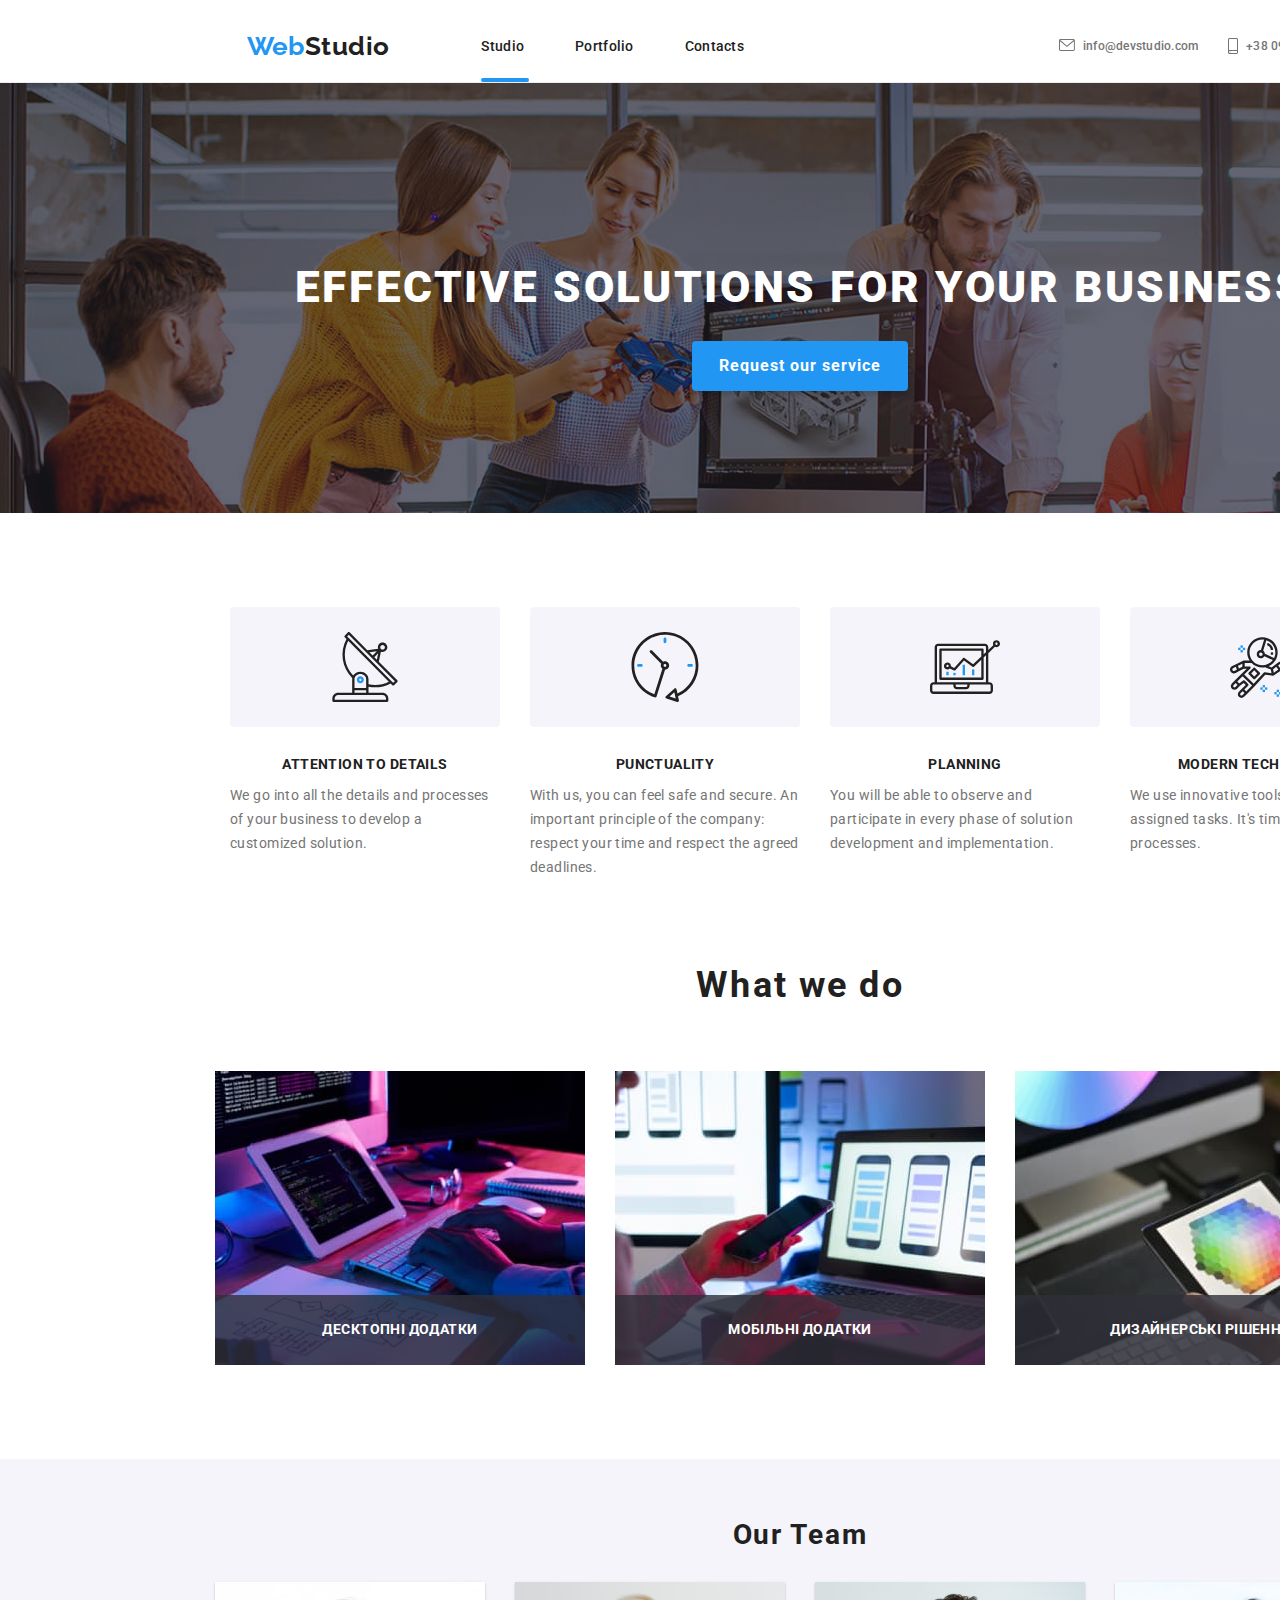
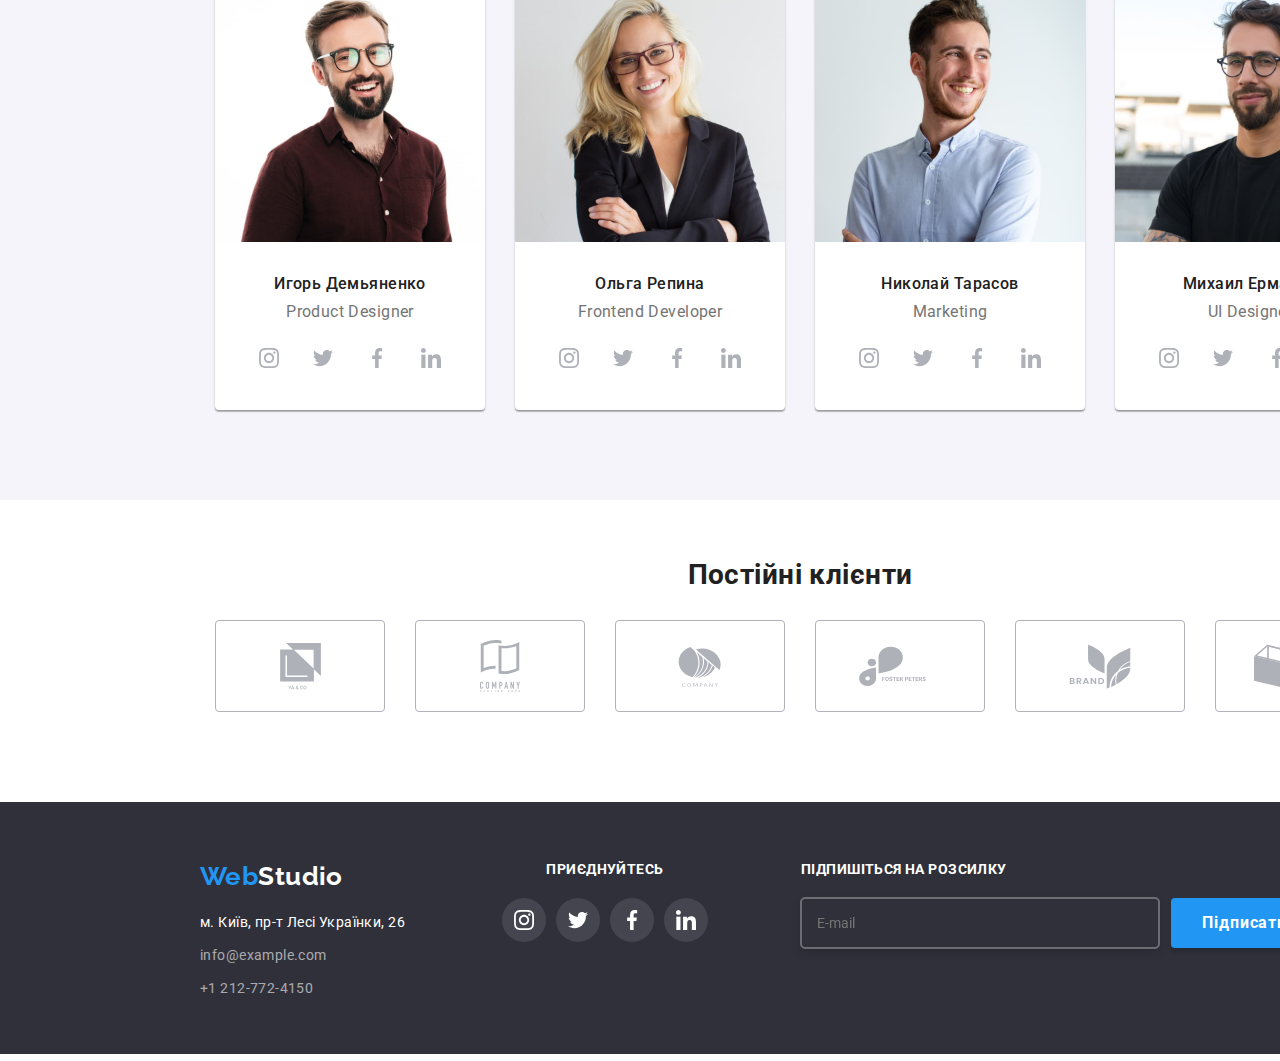
<file: index.html>
<!DOCTYPE html>
<html lang="en">

<head>
  <meta charset="UTF-8" />
  <meta http-equiv="X-UA-Compatible" content="IE=edge" />
  <meta name="viewport" content="width=device-width, initial-scale=1.0" />
  <title>
    WebStudio
  </title>
  <link href="https://fonts.googleapis.com/css2?family=Raleway:wght@700&family=Roboto:wght@400;500;700;900&display=swap"
    rel="stylesheet">
  <link rel="stylesheet" href="https://cdnjs.cloudflare.com/ajax/libs/modern-normalize/1.1.0/modern-normalize.min.css">
  <link rel="stylesheet" href="./css/main.min.css" />
</head>

<body>
  <header class="page-header">
    <div class="container">
      <nav class="header__nav">
        <a class="logo" href="./index.html">Web<span class="logo__label-black">Studio
          </span>
        </a>
        <button type="button" class="menu-button " data-menu-button>
          <svg class="img__icon-cross" width="24" height="16" aria-label="menu switch" aria-expanded="false"
            aria-controls="page-header__menu">
            <use class="icon-burger-menu" href="./images/sprite.svg#burger-menu"></use>
            <use class="icon-cross" href="./images/sprite.svg#closeModalBtn1"></use>
          </svg>
        </button>
        <div class="page-header__menu" id="page-header__menu" data-menu>
          <ul class="site-nav__list">
            <li class="site-nav__item">
              <a class="site-nav__current-link" href="./index.html">
                Studio
              </a>
            </li>
            <li class="site-nav__item">
              <a class="site-nav__link" href="portfolio.html">
                Portfolio
              </a>
            </li>
            <li class="site-nav__item">
              <a class="site-nav__link" href="">
                Contacts
              </a>
            </li>
          </ul>
          <div class="contacts__list">
            <ul class="header__list">
              <li class="header__item">
                <a class="header__link header__link--telephone" href="tel:+380961111111">
                  <svg class="header__icon header__icon--icon-smartphone" width="10px" height="16px">
                    <use href="./images/sprite.svg#icon-smartphone">
                    </use>
                  </svg>
                  +38 096 111 11 11
                </a>
              </li>
              <li class="header__item">
                <a class="header__link header__link--email" href="mailto:info@devstudio.com">
                  <svg class="header__icon header__icon--icon-envelope" width="16px" height="12px">
                    <use href="./images/sprite.svg#icon-envelope">
                    </use>
                  </svg>
                  info@devstudio.com
                </a>
              </li>
            </ul>
          </div>
          <div class="menu-social-media">
            <ul class="menu-social-media__list">
              <li class="media__item">
                <a class="media__name">Instagram</a>
              </li>
              <li class="media__item">
                <a class="media__name">Twitter</a>
              </li>
              <li class="media__item">
                <a class="media__name">Facebook</a>
              </li>
              <li class="media__item">
                <a class="media__name">LinkedIn</a>
              </li>
            </ul>
          </div>
      </nav>
    </div>
  </header>
  <main>
    <section class=" hero-section">
      <h1 class="hero__title">
        EFFECTIVE SOLUTIONS FOR YOUR BUSINESS
      </h1>
      <button class="hero__button" data-modal-open>
        Request our service
      </button>
    </section>
    <section class="description-section">
      <ul class="description__list">
        <li class="description__item">
          <div class="description__icons">
            <svg class="description__icon description__icon--icon-antenna" width="70px" height="70px">
              <use href="./images/sprite.svg#icon-antenna">
              </use>
            </svg>
          </div>
          <h2 class="description__title">
            ATTENTION TO DETAILS
          </h2>
          <p class="description__text">
            We go into all the details and processes of your business to develop
            a customized solution.
          </p>
        </li>
        <li class="description__item">
          <div class="description__icons">
            <svg class="description--icon description__icon--icon-clock" width="70px" height="70px">
              <use href=" ./images/sprite.svg#icon-clock">
              </use>
            </svg>
          </div>
          <h2 class="description__title">
            PUNCTUALITY
          </h2>
          <p class="description__text">
            With us, you can feel safe and secure. An important principle of the
            company: respect your time and respect the agreed deadlines.
          </p>
        </li>
        <li class="description__item">
          <div class="description__icons">
            <svg class="description__icon description__icon--icon-diagram" width="70px" height="70px">
              <use href=" ./images/sprite.svg#icon-diagram">
              </use>
            </svg>
          </div>
          <h2 class="description__title">
            PLANNING
          </h2>
          <p class="description__text">
            You will be able to observe and participate in every phase of
            solution development and implementation.
          </p>
        </li>
        <li class="description__item">
          <div class="description__icons">
            <svg class="description__icon description__icon--icon-astronaut" width="70px" height="70px">
              <use href=" ./images/sprite.svg#icon-astronaut">
              </use>
            </svg>
          </div>
          <h2 class="description__title">
            MODERN TECHNOLOGIES
          </h2>
          <p class="description__text">
            We use innovative tools to solve assigned tasks. It's time to
            simplify work processes.
          </p>
        </li>
      </ul>
    </section>
    <section class="service-section">

      <h2 class="service__title">
        What we do
      </h2>
      <ul class="service__list">
        <li class="service__item">
          <picture>
            <source media="(min-width: 1200px)" srcset="./images/2x 1.jpg 2x" />
            <img class="service__image" src="./images/img1.jpg" alt="Keyboard" width="370" />
            <div class="service__image-overlay">
              <p class="service__image-text">
                Десктопні додатки
              </p>
            </div>
          </picture>
        </li>
        <li class="service__item">
          <picture>
            <source media="(min-width: 1200px)" srcset="./images/2x 2.jpg 2x" />
            <img class="service__image" src=" ./images/img2.jpg" alt="Laptop" width="370" />
            <div class="service__image-overlay">
              <p class="service__image-text">
                Мобільні додатки
              </p>
            </div>
          </picture>
        </li>
        <li class="service__item">
          <picture>
            <source media="(min-width: 1200px)" srcset="./images/2x 3.jpg 2x" />
            <img class="service__image" src=" ./images/img3.jpg" alt="Tablet" width="370" />
          </picture>
          <div class="service__image-overlay">
            <p class="service__image-text">
              Дизайнерські рішення
            </p>
          </div>

        </li>
      </ul>

    </section>
    <section class="team-section">
      <div class="container">
        <h2 class="team__title">
          Our Team
        </h2>
        <ul class="team-member__list">
          <li class="team-member__card">
            <picture>

              <source media="(max-width: 767px)" srcset="./images/img@2x.jpg">
              <source media="(min-width: 768px)"
                srcset="./images/igor tablet 1x.jpg   1x, ./images/igor tablet 2x.jpg 2x">
              <source media="(min-width: 1200px)" srcset="./images/img4.jpg   1x, ./images/igor desktop 2x.jpg">
              <img class=" team-member__image" src="./images/portret 1x igor.jpg" alt="Igor" />
            </picture>

            <div class="team-member__description">
              <h3 class="team-member__name" lang="ru">
                Игорь Демьяненко
              </h3>
              <p class="team-member__proffesion">
                Product Designer
              </p>

              <div class="team-member__social-media">
                <a class="team-member__social-media-links" href="">
                  <svg width="20px" height="20px">
                    <use href="./images/sprite.svg#icon-instagram">
                    </use>
                  </svg>
                </a>
                <a class="team-member__social-media-links" href="">
                  <svg width="20px" height="20px">
                    <use href="./images/sprite.svg#icon-twitter">
                    </use>
                  </svg>
                </a>
                <a class="team-member__social-media-links" href="">
                  <svg width="20px" height="20px">
                    <use href="./images/sprite.svg#icon-facebook">
                    </use>
                  </svg>
                </a>
                <a class="team-member__social-media-links" href="">
                  <svg width="20px" height="20px">
                    <use href="./images/sprite.svg#icon-linkedin">
                    </use>
                  </svg>
                </a>
              </div>
            </div>
          </li>
          <li class="team-member__card">
            <picture>
              <source media="(max-width: 767px)" srcset="./images/img-portret-450.jpg 2x">
              <source media="(min-width: 768px)"
                srcset="./images/olga 1x tablet.jpg    1x, ./images/olga 2x tablet.jpg 2x" />
              <source media="(min-width: 1200px)" srcset="./images/img5.jpg 1x, ./images/olga desktop 2x.jpg 2x" />
              <img class="team-member__image" src="./images/olga 1 x mob.jpg" alt="Olga" />
            </picture>
            <div class="team-member__description">
              <h3 class="team-member__name" lang="ru">
                Ольга Репина
              </h3>
              <p class="team-member__proffesion">
                Frontend Developer
              </p>

              <div class="team-member__social-media">
                <a class="team-member__social-media-links" href="">
                  <svg width="20px" height="20px">
                    <use href="./images/sprite.svg#icon-instagram">
                    </use>
                  </svg>
                </a>
                <a class="team-member__social-media-links" href="">
                  <svg width="20px" height="20px">
                    <use href="./images/sprite.svg#icon-twitter">
                    </use>
                  </svg>
                </a>
                <a class="team-member__social-media-links" href="">
                  <svg width="20px" height="20px">
                    <use href="./images/sprite.svg#icon-facebook">
                    </use>
                  </svg>
                </a>
                <a class="team-member__social-media-links" href="">
                  <svg width="20px" height="20px">
                    <use href="./images/sprite.svg#icon-linkedin">
                    </use>
                  </svg>
                </a>
              </div>
            </div>
          </li>
          <li class="team-member__card">
            <picture>
              <source media="(max-width: 767px)" srcset="./images/portret-450-2x-3.jpg" />
              <source media="(min-width: 768px)" srcset="./images/nicolay 1x tablet.jpg   1x, 
              ./images/nicolay tablet 2x.jpg 2x" />
              <source media="(min-width: 1200px)"
                srcset="./images/img6.jpg  1x, ./images/nicolay 2x desktop 2x.jpg 2x" />
              <img class="team-member__image" src="./images/portret - 1x - nicolay.jpg" alt="Nicolay" />
            </picture>
            <div class="team-member__description">
              <h3 class="team-member__name" lang="ru">
                Николай Тарасов
              </h3>
              <p class="team-member__proffesion">
                Marketing
              </p>
              <div class="team-member__social-media">
                <a class="team-member__social-media-links" href="">
                  <svg width="20px" height="20px">
                    <use href="./images/sprite.svg#icon-instagram">
                    </use>
                  </svg>
                </a>
                <a class="team-member__social-media-links" href="">
                  <svg width="20px" height="20px">
                    <use href="./images/sprite.svg#icon-twitter">
                    </use>
                  </svg>
                </a>
                <a class="team-member__social-media-links" href="">
                  <svg width="20px" height="20px">
                    <use href="./images/sprite.svg#icon-facebook">
                    </use>
                  </svg>
                </a>
                <a class="team-member__social-media-links" href="">
                  <svg width="20px" height="20px">
                    <use href="./images/sprite.svg#icon-linkedin">
                    </use>
                  </svg>
                </a>
              </div>
            </div>
          </li>
          <li class="team-member__card">
            <picture>
              <source media="(max-width: 767px)" srcset="./images/portret-450-2x-4.jpg" />
              <source media="(min-width: 768px)"
                srcset="./images/micolay tablet 1x.jpg  1x, ./images/micolay tablet 2x.jpg 2x" />
              <source media="(min-width: 1200px)" srcset="./images/img7.jpg  1x,./images/micolay desktop 2x.jpg 2x" />
              <img class="team-member__image" src="./images/portret - 1x - michael.jpg" alt="Michale" />
            </picture>
            <div class="team-member__description">
              <h3 class="team-member__name" lang="ru">
                Михаил Ермаков
              </h3>
              <p class="team-member__proffesion">
                UI Designer
              </p>
              <div class="team-member__social-media">
                <a class="team-member__social-media-links" href="">
                  <svg width="20px" height="20px">
                    <use href="./images/sprite.svg#icon-instagram">
                    </use>
                  </svg>
                </a>
                <a class="team-member__social-media-links" href="">
                  <svg width="20px" height="20px">
                    <use href="./images/sprite.svg#icon-twitter">
                    </use>
                  </svg>
                </a>
                <a class="team-member__social-media-links" href="">
                  <svg width="20px" height="20px">
                    <use href="./images/sprite.svg#icon-facebook">
                    </use>
                  </svg>
                </a>
                <a class="team-member__social-media-links" href="">
                  <svg width="20px" height="20px">
                    <use href="./images/sprite.svg#icon-linkedin">
                    </use>
                  </svg>
                </a>
              </div>
            </div>
          </li>
        </ul>
      </div>
    </section>
    <section class="clients-section">
      <div class="container">
        <h2 class="clients__title">
          Постійні клієнти
        </h2>
        <ul class="clients__logo-list">
          <li class="clients__item">
            <a class="clients__logo-link" href="">
              <svg class="clients__logo-icon" width="41px" height="46.7px">
                <use href="./images/sprite.svg#logo-1">
                </use>
              </svg>
            </a>
          </li>
          <li class="clients__item">
            <a class="clients__logo-link" href="">
              <svg class="clients__logo-icon" width="40px" height="52px">
                <use href="./images/sprite.svg#logo-2">
                </use>
              </svg>
            </a>
          </li>
          <li class="clients__item">
            <a class="clients__logo-link" href="">
              <svg class="clients__logo-icon" width="43.46px" height="41.18px">
                <use href="./images/sprite.svg#logo-3">
                </use>
              </svg>
            </a>
          </li>
          <li class="clients__item">
            <a class="clients__logo-link" href="">
              <svg class="clients__logo-icon" width="84.44px" height="40.62px">
                <use href="./images/sprite.svg#logo-4">
                </use>
              </svg>
            </a>
          </li>
          <li class="clients__item">
            <a class="clients__logo-link" href="">
              <svg class="clients__logo-icon" width="62.54px" height="45.43px">
                <use href="./images/sprite.svg#logo-5">
                </use>
              </svg>
            </a>
          </li>
          <li class="clients__item">
            <a class="clients__logo-link" href="">
              <svg class="clients__logo-icon" width="93.79px" height="43.93px">
                <use href="./images/sprite.svg#logo-6">
                </use>
              </svg>
            </a>
          </li>
        </ul>
      </div>
    </section>
  </main>
  <footer class="footer">
    <div class="footer-content">
      <address class="address">
        <a class="logo logo__footer-logo" href="./index.html">Web<span class="logo__label-white">Studio</span>
        </a>
        <ul class="footer__list">
          <li class="footer__item">
            <a class="adress" href="">
              м. Київ, пр-т Лесі Українки, 26
            </a>
          </li>
          <li class="footer__item">
            <a class="footer__link" href="">
              info@example.com
            </a>
          </li>
          <li class="footer__item">
            <a class="footer__link" href="">
              +1 212-772-4150
            </a>
          </li>
        </ul>
      </address>
      <div class="footer__social-media">
        <h2 class="footer__join-title">
          Приєднуйтесь
        </h2>
        <ul class="footer__social-media-list">
          <li class="footer__social-media-item">
            <a class="footer__social-media-link" href="">
              <svg class="footer__social-media-icons" width="20px" height="20px">
                <use href="./images/sprite.svg#icon-instagram">
                </use>
              </svg>
            </a>
          </li>
          <li class="footer__social-media-item">
            <a class="footer__social-media-link" href="">
              <svg class="footer__social-media-icons" width="20px" height="20px">
                <use href="./images/sprite.svg#icon-twitter">
                </use>
              </svg>
            </a>
          </li>
          <li class="footer__social-media-item">
            <a class="footer__social-media-link" href="">
              <svg class="footer__social-media-icons" width="20px" height="20px">
                <use href="./images/sprite.svg#icon-facebook">
                </use>
              </svg>
            </a>
          </li>
          <li class="footer__social-media-item">
            <a class="footer__social-media-link" href="">
              <svg class="footer__social-media-icons" width="20px" height="20px">
                <use href="./images/sprite.svg#icon-linkedin">
                </use>
              </svg>
            </a>
          </li>
        </ul>
      </div>
      <form class="subcribe__form">
        <b class="subsribe__title">
          Підпишіться на розсилку
        </b>
        <div class="subscribe__section">
          <input class="subsribe__input" type="text" placeholder="E-mail">
          <button class="subscribe__button" type="submit">
            Підписатися
            <svg class="subsribe__svg" width="24" height="24">
              <use href="./images/sprite.svg#subcribe">
              </use>
            </svg>
          </button>
        </div>
      </form>
    </div>
  </footer>
  <div class="backdrop is-hidden" data-modal>
    <div class="modal">
      <form class="modal__form" autocomplete="off">
        <b class="modal__title">
          Залиште свої дані, ми вам передзвонимо
        </b>
        <div class="form-field">
          <label class="form__label" for="name">
            Ім'я
          </label>
          <input class="form__input" type="text" name="name" id="name" placeholder=" ">
          <svg class="field__icons" width="12px" height="12px">
            <use href="./images/sprite.svg#account">
            </use>
          </svg>
        </div>
        <div class="form-field">
          <label class="form__label" for="tel">
            Телефон
          </label>
          <input class="form__input" type="tel" name="tel" id="tel" placeholder=" ">
          <svg class="field__icons" width="14px" height="14px">
            <use href="./images/sprite.svg#phone">
            </use>
          </svg>
        </div>
        <div class="form-field">
          <label class="form__label" for="mail">
            Пошта
          </label>
          <input class="form__input" type="email" name="mail" id="mail">
          <svg class="field__icons" width="16px" height="12px">
            <use href="./images/sprite.svg#mail">
            </use>
          </svg>
        </div>
        <div class="form-comment">
          <label class="form__label" for="comment">
            Коментар
          </label>
          <textarea class="comment__area" name="comment" id="comment" rows="7" placeholder="Введіть текст"></textarea>
        </div>
        <div class="policy-checkbox">
          <label class="checkbox__label" for="policy"><input type="checkbox" class="checkbox" name="policy"
              value="policy" id="policy">
            <svg class="checkbox__icon checkbox__icon--unchecked" width="16px" height="15px">
              <use href="./images/sprite.svg#checkbox-unchecked">
              </use>
            </svg>
            <svg class="checkbox__icon  checkbox__icon--checked" width="16px" height="15px">
              <use href="./images/sprite.svg#checkbox-checked">
              </use>
            </svg>
            Погоджуюся з розсилкою та приймаю
            <a class="requirements" href="">Умови договору</a>
          </label>
        </div>
        <div class="modal__buttons">
          <button class="button__submit" type="submit">Відправити</button>
          <button class="button__close" data-modal-close>
            <svg class="button__close-svg" width="18px" height="18px">
              <use href="./images/sprite.svg#closeModalBtn">
              </use>
            </svg>
          </button>
        </div>
      </form>
    </div>
  </div>
  <script src="./js/modal.js"></script>
  <script src="./js/menu.js"></script>
</body>

</html>
</file>
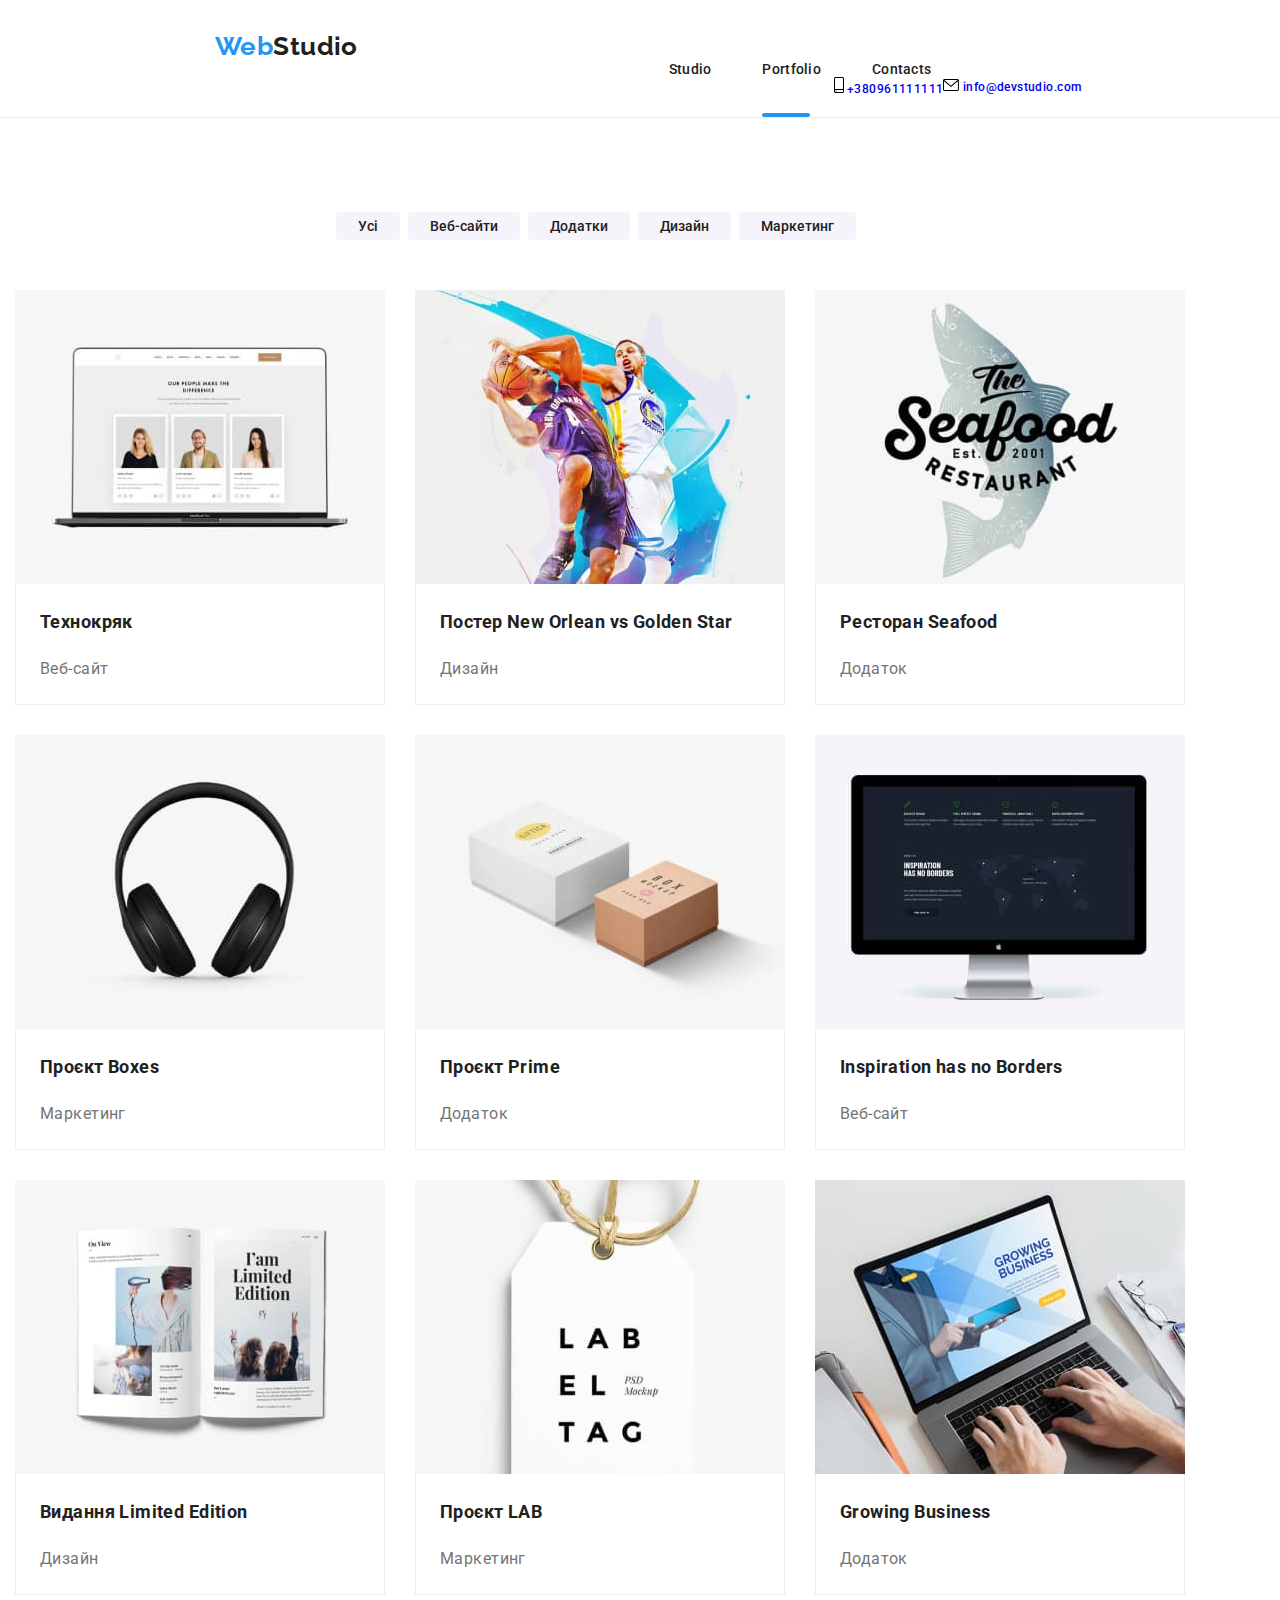
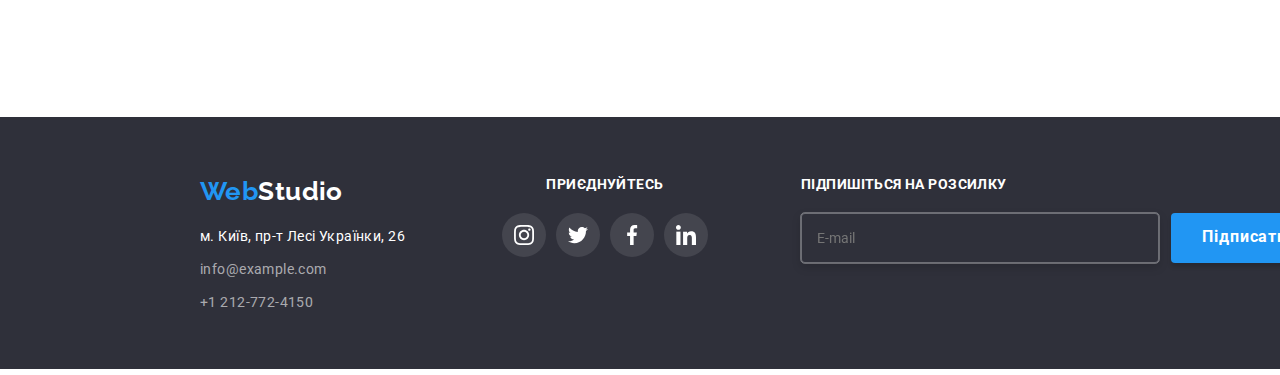
<file: portfolio.html>
<!DOCTYPE html>
<html lang="uk">

<head>
  <meta charset="UTF-8" />
  <meta http-equiv="X-UA-Compatible" content="IE=edge" />
  <meta name="viewport" content="width=device-width, initial-scale=1.0" />
  <title>Document</title>
  <link href="https://fonts.googleapis.com/css2?family=Raleway:wght@700&family=Roboto:wght@400;500;700;900&display=swap"
    rel="stylesheet" />
  <link rel="stylesheet"
    href="https://cdnjs.cloudflare.com/ajax/libs/modern-normalize/1.1.0/modern-normalize.min.css" />
  <link rel="stylesheet" href="./css/main.min.css" />
</head>

<body>
  <header class="page-header">
    <div class="container">
      <nav class="site-nav">
        <a class="logo" href="./index.html">Web<span class="logo__label-black">Studio
          </span>
        </a>
        <ul class="site-nav__list">
          <li class="site-nav__item">
            <a class="site-nav__link" href="./index.html">
              Studio
            </a>
          </li>
          <li class="site-nav__item">
            <a class="site-nav__current-link" href="portfolio.html">
              Portfolio
            </a>
          </li>
          <li class="site-nav__item">
            <a class="site-nav__link" href="">
              Contacts
            </a>
          </li>
        </ul>
        <ul class="header__list">
          <li class="header__item">
            <a class="header__link" href="mailto:info@devstudio.com">
              <svg class="header__icon header__icon--icon-envelope" width="16px" height="12px">
                <use href="./images/sprite.svg#icon-envelope">
                </use>
              </svg>
              info@devstudio.com
            </a>
          </li>
          <li class="header__item">
            <a class="header__link" href="tel:+380961111111">
              <svg class="header__icon header__icon--icon-smartphone" width="10px" height="16px">
                <use href="./images/sprite.svg#icon-smartphone">
                </use>
              </svg>
              +380961111111
            </a>
          </li>
        </ul>
      </nav>
    </div>
  </header>
  <main class="portfolio-section">
    <div class="container">

      <ul class="portfolio-pages-list">
        <li class="page__item">
          <button class="page__link" type="button">Усі</button>
        </li>
        <li class="page__item">
          <button class="page__link" type="button">Веб-сайти</button>
        </li>
        <li class="page__item">
          <button class="page__link" type="button">Додатки</button>
        </li>
        <li class="page__item">
          <button class="page__link" type="button">Дизайн</button>
        </li>
        <li class="page__item">
          <button class="page__link" type="button">Маркетинг</button>
        </li>
      </ul>
      <div class="content">
        <ul class="product-list">
          <li class="product__item">
            <a class="product__link" href="">
              <div class="product__article">
                <img class="product__image" src="./images/img8.jpg" alt="Art" width="370" />
                <div class="product__overlay product__item--product-overlay">
                  <p>
                    Ресурс пропонує комплексні пропозиції з різним рівнем функціоналу та сервісів. Все це дозволить
                    відвідувачу отримати
                    вичерпні відомості про компанію чи приватну особу.
                  </p>
                </div>
              </div>
              <div class="product__meta">
                <h2 class="product__title">Технокряк</h2>
                <p class="product__description">Веб-сайт</p>
              </div>
            </a>
          </li>
          <li class="product__item">
            <a class="product__link" href="">
              <div class="product__article">
                <img class="product__image" src="./images/img9.jpg" alt="Art" width="370" />
                <div class="product__overlay product__item--product-overlay">
                  <p>
                    Ресурс пропонує комплексні пропозиції з різним рівнем функціоналу та сервісів. Все це дозволить
                    відвідувачу отримати
                    вичерпні відомості про компанію чи приватну особу.
                  </p>
                </div>
              </div>
              <div class="product__meta">
                <h2 class="product__title">Постер New Orlean vs Golden Star</h2>
                <p class="product__description">Дизайн</p>
              </div>
            </a>
          </li>
          <li class="product__item">
            <a class="product__link" href="">
              <div class="product__article">
                <img class="product__image" src="./images/img10.jpg" alt="App" width="370" />
                <div class="product__overlay product__item--product-overlay">
                  <p>
                    Ресурс пропонує комплексні пропозиції з різним рівнем функціоналу та сервісів. Все це дозволить
                    відвідувачу отримати
                    вичерпні відомості про компанію чи приватну особу.
                  </p>
                </div>
              </div>
              <div class="product__meta">
                <h2 class="product__title">
                  Ресторан Seafood
                </h2>
                <p class="product__description">
                  Додаток
                </p>
              </div>
            </a>
          </li>
          <li class="product__item">
            <a class="product__link" href="">
              <div class="product__article">
                <img class="product__image" src="./images/img11.jpg" alt="Marketing" width="370" />
                <div class="product__overlay product__item--product-overlay">
                  <p>
                    Ресурс пропонує комплексні пропозиції з різним рівнем функціоналу та сервісів. Все це дозволить
                    відвідувачу отримати
                    вичерпні відомості про компанію чи приватну особу.
                  </p>
                </div>
              </div>
              <div class="product__meta">
                <h2 class="product__title">
                  Проєкт Boxes
                </h2>
                <p class="product__description">
                  Маркетинг
                </p>
              </div>
            </a>
          </li>
          <li class="product__item">
            <a class="product__link" href="">
              <div class="product__article">
                <img class="product__image" src="./images/img12.jpg" alt="App" width="370" />
                <div class="product__overlay product__item--product-overlay">
                  <p>
                    Ресурс пропонує комплексні пропозиції з різним рівнем функціоналу та сервісів. Все це дозволить
                    відвідувачу отримати
                    вичерпні відомості про компанію чи приватну особу.
                  </p>
                </div>
              </div>
              <div class="product__meta">
                <h2 class="product__title">
                  Проєкт Prime
                </h2>
                <p class="product__description">
                  Додаток
                </p>
              </div>
            </a>
          </li>
          <li class="product__item">
            <a class="product__link" href="">
              <div class="product__article">
                <img class="product__image" src="./images/img13.jpg" alt="Site" width="370" />
                <div class="product__overlay product__item--product-overlay">
                  <p>
                    Ресурс пропонує комплексні пропозиції з різним рівнем функціоналу та сервісів. Все це дозволить
                    відвідувачу отримати
                    вичерпні відомості про компанію чи приватну особу.
                  </p>
                </div>
              </div>
              <div class="product__meta">
                <h2 class="product__title">Inspiration has no Borders</h2>
                <p class="product__description">Веб-сайт</p>
              </div>
            </a>
          </li>
          <li class="product__item">
            <a class="product__link" href="">
              <div class="product__article">
                <img class="product__image" src="./images/img14.jpg" alt="Design" width="370" />
                <div class="product__overlay product__item--product-overlay">
                  <p>
                    Ресурс пропонує комплексні пропозиції з різним рівнем функціоналу та сервісів. Все це дозволить
                    відвідувачу отримати
                    вичерпні відомості про компанію чи приватну особу.
                  </p>
                </div>
              </div>
              <div class="product__meta">
                <h2 class="product__title">Видання Limited Edition
                </h2>
                <p class="product__description">
                  Дизайн</p>
              </div>
            </a>
          </li>
          <li class="product__item">
            <a class="product__link" href="">
              <div class="product__article">
                <img class="product__image" src="./images/img15.jpg" alt="Marketing" width="370" />
                <div class="product__overlay product__item--product-overlay">
                  <p>
                    Ресурс пропонує комплексні пропозиції з різним рівнем функціоналу та сервісів. Все це дозволить
                    відвідувачу отримати
                    вичерпні відомості про компанію чи приватну особу.
                  </p>
                </div>
              </div>
              <div class="product__meta">
                <h2 class="product__title">Проєкт LAB</h2>
                <p class="product__description">Маркетинг</p>
              </div>
            </a>
          </li>
          <li class="product__item">
            <a class="product__link" href="">
              <div class="product__article">
                <img class="product__image" src="./images/img16.jpg" alt="App" width="370" />
                <div class="product__overlay product__item--product-overlay">
                  <p>
                    Ресурс пропонує комплексні пропозиції з різним рівнем функціоналу та сервісів. Все це дозволить
                    відвідувачу отримати
                    вичерпні відомості про компанію чи приватну особу.
                  </p>
                </div>
              </div>
              <div class="product__meta">
                <h2 class="product__title">Growing Business</h2>
                <p class="product__description">Додаток</p>
              </div>
            </a>
          </li>
        </ul>
      </div>
    </div>
  </main>
  <footer class="footer">
    <div class="footer-content">
      <address class="address">
        <a class="logo logo__footer-logo" href="./index.html">Web<span class="logo__label-white">Studio</span>
        </a>
        <ul class="footer__list">
          <li class="footer__item">
            <a class="adress" href="">
              м. Київ, пр-т Лесі Українки, 26
            </a>
          </li>
          <li class="footer__item">
            <a class="footer__link" href="">
              info@example.com
            </a>
          </li>
          <li class="footer__item">
            <a class="footer__link" href="">
              +1 212-772-4150
            </a>
          </li>
        </ul>
      </address>
      <div class="footer__social-media">
        <h2 class="footer__join-title">
          Приєднуйтесь
        </h2>
        <ul class="footer__social-media-list">
          <li class="footer__social-media-item">
            <a class="footer__social-media-link" href="">
              <svg class="footer__social-media-icons" width="20px" height="20px">
                <use href="./images/sprite.svg#icon-instagram">
                </use>
              </svg>
            </a>
          </li>
          <li class="footer__social-media-item">
            <a class="footer__social-media-link" href="">
              <svg class="footer__social-media-icons" width="20px" height="20px">
                <use href="./images/sprite.svg#icon-twitter">
                </use>
              </svg>
            </a>
          </li>
          <li class="footer__social-media-item">
            <a class="footer__social-media-link" href="">
              <svg class="footer__social-media-icons" width="20px" height="20px">
                <use href="./images/sprite.svg#icon-facebook">
                </use>
              </svg>
            </a>
          </li>
          <li class="footer__social-media-item">
            <a class="footer__social-media-link" href="">
              <svg class="footer__social-media-icons" width="20px" height="20px">
                <use href="./images/sprite.svg#icon-linkedin">
                </use>
              </svg>
            </a>
          </li>
        </ul>
      </div>
      <form class="subcribe__form">
        <b class="subsribe__title">
          Підпишіться на розсилку
        </b>
        <div class="subscribe__section">
          <input class="subsribe__input" type="text" placeholder="E-mail">
          <button class="subscribe__button" type="submit">
            Підписатися
            <svg class="subsribe__svg" width="24" height="24">
              <use href="./images/sprite.svg#subcribe">
              </use>
            </svg>
          </button>
        </div>
      </form>
    </div>
  </footer>
</body>

</html>
</file>
<file: css/main.min.css>
body{color:#212121;background-color:#fff;font-family:Roboto,sans-serif;letter-spacing:.03em;font-size:14px;line-height:1.1;width:480px}@media screen and (min-width: 768px){body{width:768px}}@media screen and (min-width: 1200px){body{width:1200px}}.container{padding-right:15px;padding-left:15px;margin-right:auto;margin-left:auto}@media screen and (min-width: 480px){.container{width:480px}}@media screen and (min-width: 768px){.container{width:768px}}@media screen and (min-width: 1200px){.container{width:1200px}}ul,p{margin-top:0px;margin-bottom:0px}h3,h2{margin-top:0px}a{text-decoration:none}ul{list-style:none}body.modal-open{overflow:hidden}.page-header{border-bottom:1px solid #ececec;background-color:#fff;position:relative;padding-bottom:21px;padding-top:32px}@media screen and (max-width: 767px){.page-header.page-header__menu.is-open{padding-top:0px}}@media screen and (min-width: 1200px){.page-header{width:1600px;margin-left:auto;margin-right:auto;padding-left:15px;padding-right:15px}}@media screen and (min-width: 768px){.header__nav{display:flex;align-items:center;justify-content:center}}@media screen and (min-width: 1200px){.header__nav{width:1200px}}.site-nav__list{padding-left:0px}@media screen and (max-width: 767px){.site-nav__list{flex-direction:column;display:flex;margin-right:0px;text-align:left;margin-bottom:302px;width:219px}}@media screen and (min-width: 768px){.site-nav__list{display:flex;justify-content:center;align-items:center;margin-right:96px}}@media screen and (min-width: 1200px){.site-nav__list{display:flex;justify-content:center;align-items:center;margin-right:0px}}.header__link--telephone{transition:color 250ms cubic-bezier(0.4, 0, 0.2, 1)}@media screen and (max-width: 767px){.header__link--telephone{font-weight:500;font-size:34px;line-height:1.17;color:#2196f3}.header__link--telephone .header__icon--icon-smartphone{display:none}}.header__link--telephone:hover,.header__link--telephone:focus{color:#2196f3}@media screen and (min-width: 1200px){.header__link--telephone{margin-right:30px}}@media screen and (min-width: 768px){.header__link--telephone{display:flex;align-items:center;font-weight:500;font-size:12px;line-height:1,16;letter-spacing:.02em;color:#757575}.header__link--telephone .header__icon--icon-smartphone{display:block;fill:currentColor;margin-right:8px}}.header__link--email{font-weight:500;line-height:1,16;letter-spacing:.02em;color:#757575;transition:color 250ms cubic-bezier(0.4, 0, 0.2, 1)}@media screen and (max-width: 767px){.header__link--email{font-size:24px;margin-bottom:64px}.header__link--email .header__icon--icon-envelope{display:none}}@media screen and (min-width: 768px){.header__link--email{font-size:12px;display:flex;margin-bottom:10px}.header__link--email .header__icon--icon-envelope{display:block;fill:currentColor;margin-right:8px}}@media screen and (min-width: 1200px){.header__link--email{margin-bottom:0px;margin-right:30px}}.header__link--email:hover,.header__link--email:focus{color:#2196f3}.logo{display:inline-block;color:#2196f3;font-family:Raleway,sans-serif;font-weight:700;font-size:26px;line-height:1.11;text-decoration:none}@media screen and (max-width: 767px){.logo{margin-right:276px}}.logo .logo__label-black{color:#212121;margin:bottom 20px;font-style:inherit}@media screen and (min-width: 768px){.logo{margin-right:87px}}@media screen and (min-width: 1200px){.logo{margin-right:92px}}.menu-button{cursor:pointer;display:inline-block;margin:0px;padding:0px;border:none;background-color:rgba(0,0,0,0);transition:fill 250ms cubic-bezier(0.4, 0, 0.2, 1)}.menu-button .icon-cross{display:none;z-index:0}@media screen and (min-width: 768px){.menu-button{display:none}}.menu-button:hover,.menu-button:focus{color:#2196f3;fill:#2196f3}.menu-button.is-open{position:fixed;z-index:1}.menu-button.is-open .img__icon-cross{width:40px;height:40px}.menu-button.is-open .icon-cross{display:block;margin-right:8px}.menu-button.is-open .icon-burger-menu{display:none;margin-right:8px}@media screen and (max-width: 767px){.page-header__menu{display:none}.page-header__menu.is-open{position:fixed;display:inline-block;width:480px;height:100vh;left:0;top:-20px;text-align:center;background-color:#fff;padding-top:48px;padding-left:25px}.page-header__menu.is-open .icon-cross{display:block;z-index:3;position:absolute;top:0;left:0}}@media screen and (min-width: 768px){.page-header__menu{display:flex}}.header__list{padding-left:0px}@media screen and (max-width: 767px){.header__list{text-align:left}}@media screen and (min-width: 768px)and (max-width: 1199px){.header__list{display:flex;flex-flow:column-reverse;margin-left:auto}}@media screen and (min-width: 1200px){.header__list{display:flex;margin-left:315px;flex-flow:row-reverse;justify-content:center;align-items:center}}@media screen and (max-width: 767px){.site-nav__item{width:139px;margin-bottom:32px;transition:box-shadow 250ms cubic-bezier(0.4, 0, 0.2, 1)}.site-nav__item:last-child{margin-right:0px}}@media screen and (min-width: 768px){.site-nav__item{margin-right:51px}.site-nav__item:last-child{margin-right:0px}}@media screen and (min-width: 1200px){.site-nav__item{padding-bottom:0px}}.site-nav__link,.site-nav__current-link{display:inline-block;transition:color 250ms cubic-bezier(0.4, 0, 0.2, 1);font-weight:500;font-size:40px;line-height:1.17;letter-spacing:.02em;text-decoration:none;color:#212121}@media screen and (min-width: 768px){.site-nav__link,.site-nav__current-link{font-weight:500;font-size:14px;line-height:1,14;letter-spacing:.02em}}.site-nav__link:hover,.site-nav__link:focus,.site-nav__current-link:hover,.site-nav__current-link:focus{color:#2196f3}@media screen and (min-width: 768px){.site-nav__current-link::after{content:"";display:block;width:48px;height:4px;border-radius:2px;background-color:#2196f3;position:absolute;bottom:0px;transition:background-color 250ms cubic-bezier(0.4, 0, 0.2, 1)}}@media screen and (max-width: 767px){.header__item{width:300px}.header__item:nth-child(1){margin-bottom:32px}.header__item:last-child{margin-right:0px;margin-bottom:64px;width:219px}}@media screen and (min-width: 768px){.header__item{font-weight:500;font-size:12px;line-height:14px}}@media screen and (max-width: 767px){.menu-social-media__list{display:flex;align-items:center;justify-content:flex-start;padding-left:0px;margin-bottom:48px}}@media screen and (min-width: 768px){.menu-social-media__list{display:none}}.media__item{margin-right:10px;padding-right:10px;border-right:1px solid rgba(33,33,33,.2);color:#2196f3}.media__item:last-child{margin-right:0px;padding-right:0px;border:none}.media__item:last-child:hover,.media__item:last-child:focus{color:#2196f3}.media__name{font-weight:500;font-size:18px;line-height:1,2}.hero-section{padding-top:215px;padding-bottom:215px;height:400px;margin-left:auto;text-align:center;margin-right:auto;background-color:#2f303a;background-image:linear-gradient(to right, rgba(47, 48, 58, 0.4), rgba(47, 48, 58, 0.4)),url(../images/Headermob1x.jpg);background-repeat:no-repeat;background-size:cover}@media(-webkit-min-device-pixel-ratio: 2), (min-resolution: 2dppx){.hero-section .hero-section{background-image:linear-gradient(to right, rgba(47, 48, 58, 0.4), rgba(47, 48, 58, 0.4)),url(../images/Headermob2x.jpg)}}@media(min-width: 768px){.hero-section{background-image:linear-gradient(to right, rgba(47, 48, 58, 0.4), rgba(47, 48, 58, 0.4)),url(../images/Headertablet1x.jpg)}}@media(min-width: 768px)and (-webkit-min-device-pixel-ratio: 2), (min-width: 768px)and (min-resolution: 2dppx){.hero-section{background-image:linear-gradient(to right, rgba(47, 48, 58, 0.4), rgba(47, 48, 58, 0.4)),url(../images/Headertablet2x.jpg)}}@media(min-width: 1200px){.hero-section{width:1600px;background-image:linear-gradient(to right, rgba(47, 48, 58, 0.4), rgba(47, 48, 58, 0.4)),url(../images/headerdesktop1x.jpg)}}@media(min-width: 1200px)and (-webkit-min-device-pixel-ratio: 2), (min-width: 1200px)and (min-resolution: 2dppx){.hero-section{width:1600px;background-image:linear-gradient(to right, rgba(47, 48, 58, 0.4), rgba(47, 48, 58, 0.4)),url(../images/headerdesktop2x.jpg)}}.hero__title{margin-top:0px;margin-bottom:30px;color:#fff;font-weight:900;font-size:26px;letter-spacing:.06em;text-transform:uppercase;margin-top:-35px}@media screen and (min-width: 1200px){.hero__title{font-size:44px;line-height:1,4;text-align:center;letter-spacing:.06em}}.hero__button{background-color:#2196f3;color:#fff;box-shadow:0px 4px 4px rgba(0,0,0,.15);border-radius:4px;font-weight:700;font-size:16px;letter-spacing:.06em;cursor:pointer;text-align:center;border:0px;width:200px;height:50px}@media screen and (min-width: 1200px){.hero__button{width:216px;height:50px;line-height:1,8;letter-spacing:.06em}}.description-section{padding-top:94px;padding-bottom:0px;padding-right:15px;padding-left:15px;margin-right:auto;margin-left:auto}@media screen and (min-width: 1200px){.description-section{width:1600px}}@media screen and (max-width: 767px){.description__list{margin-bottom:92px;padding-left:0px}}@media screen and (min-width: 768px){.description__list{display:flex;flex-wrap:wrap;padding-left:0px;width:768px}}@media screen and (min-width: 1200px){.description__list{width:1200px;display:flex;margin-left:215px;padding-bottom:94px}}@media screen and (max-width: 767px){.description__item{display:block;margin-right:0px}}@media screen and (min-width: 768px){.description__item{margin-right:30px;margin-bottom:30px;width:354px}.description__item:nth-child(2n){margin-right:0px}}@media screen and (min-width: 1200px){.description__item{margin-right:30px;margin-bottom:0px;width:270px;height:248px}.description__item:nth-child(2n){margin-right:30px}.description__item:nth-child(4n){margin-right:0px}}.description__icons{display:flex;height:120px;background-color:#f5f4fa;margin-bottom:30px;justify-content:center;align-items:center;border-radius:4px;margin-top:0px}@media screen and (min-width: 768px){.description__icons{width:354px;height:120px}}@media screen and (min-width: 1200px){.description__icons{height:120px;width:270px}}.description__icon{fill:currentColor}.description__text{letter-spacing:.03em;line-height:1.7;color:#757575;margin-top:0}.description__title{font-weight:700;font-size:14px;line-height:1.14;margin-top:0;margin-bottom:10;text-align:center}@media screen and (max-width: 767px){.service-section{display:none}}@media screen and (min-width: 768px){.service-section{display:none}}@media screen and (min-width: 1200px){.service-section{display:block;width:1600px;margin-bottom:94px}}.service__title{color:var(--primary-text-color);font-weight:700;font-size:36px;line-height:2;letter-spacing:.06em;margin-top:0;margin-bottom:50px;text-align:center}.service__list{width:1200px;display:flex;align-items:center;justify-content:center;margin-bottom:0px;padding-left:15px;padding-right:15px;margin-left:auto;margin-right:auto}.service__list:nth-last-child(-n+3){margin-bottom:0px}.service__list:nth-last-child(-n+3):nth-child(1){margin-left:0px}.service__item{width:370px;margin-right:30px}.service__item:last-child{margin-right:0px}.service__image{display:block}.service__image-overlay{background:rgba(47,48,58,.8);position:absolute;width:370px;height:70px;transform:translateY(-100%);font-weight:700;font-size:14px;line-height:1.14;text-align:center;color:#fff;display:flex;justify-content:center;align-items:center}.service__image-text{text-transform:uppercase}.team-section{padding-top:60px;margin-bottom:0px;padding-bottom:60px;background-color:#f5f4fa;margin-left:auto;margin-right:auto}@media screen and (min-width: 768px){.team-section{width:768px}}@media screen and (min-width: 1200px)and (max-width: 1600px){.team-section{width:1600px}}.team-member__list{margin-left:0px;padding-left:0px}@media screen and (min-width: 768px)and (max-width: 1999px){.team-member__list{display:flex;flex-wrap:wrap;width:768px}}@media screen and (min-width: 1200px){.team-member__list{width:1200px;display:flex;flex-wrap:nowrap}}.team__title{color:#212121;font-weight:700;font-size:28px;line-height:1.17;letter-spacing:.06em;margin-bottom:30px;text-align:center}.team-member__card{margin-bottom:30px;box-shadow:0px 1px 3px rgba(0,0,0,.12),0px 1px 1px rgba(0,0,0,.14),0px 2px 1px rgba(0,0,0,.2);border-radius:0px 0px 4px 4px;background-color:#fff}.team-member__card:last-child{margin-bottom:0px}@media screen and (max-width: 767px){.team-member__card{width:450px;height:622px}}@media screen and (min-width: 768px){.team-member__card{width:354px;height:536px;margin-right:30px}.team-member__card:nth-child(2n){margin-right:0px}}@media screen and (min-width: 1200px){.team-member__card{width:270px;height:428px;margin-right:30px}}.team-member__card:nth-child(2n){margin-right:30px}.team-member__card:nth-child(4n){margin-right:0px}@media screen and (max-width: 767px){.team-member__image{width:450px;height:460px}}@media screen and (min-width: 768px){.team-member__image{width:354px;height:374px}}@media screen and (min-width: 1200px){.team-member__image{width:270px;height:260px}}.team-member__social-media{justify-content:space-between;display:flex;color:#fff;align-items:center;height:44px}@media screen and (max-width: 767px){.team-member__social-media{width:450px;padding-left:122px;padding-right:122px}}@media screen and (min-width: 768px){.team-member__social-media{width:206px;margin-left:74px}}@media screen and (min-width: 1200px){.team-member__social-media{width:206px;margin-left:32px}}.team-member__social-media-links{margin-top:0px;margin-bottom:0px;width:44px;height:44px;border-radius:50%;background-color:#fff;display:flex;align-items:center;justify-content:center;fill:#afb1b8;transition:color 250ms cubic-bezier(0.4, 0, 0.2, 1),background-color 250ms cubic-bezier(0.4, 0, 0.2, 1)}.team-member__social-media-links:hover{background-color:#2196f3;fill:#fff}.team-member__description{padding-top:30px;margin-right:30px;padding-bottom:0px}@media screen and (min-width: 1200px){.team-member__description{margin-right:0px}}.team-member__name{font-weight:500;font-size:16px;margin-top:0;margin-bottom:10px;text-align:center}.team-member__proffesion{color:#757575;font-size:16px;line-height:1.1;margin-top:0;text-align:center;margin-bottom:16px}.clients-section{padding-top:60px;padding-bottom:60px;margin-top:0px}@media screen and (max-width: 767px){.clients-section{width:480px}}@media screen and (min-width: 1200px){.clients-section{width:1600px}}.clients__list{background-color:#f5f4fa}.clients__logo-list{display:flex;flex-wrap:wrap;padding-left:0px}@media screen and (max-width: 767px){.clients__logo-list{width:480px}}@media screen and (min-width: 768px){.clients__logo-list{width:768px}}@media screen and (min-width: 1200px){.clients__logo-list{width:1200px}}.clients__item{margin-top:0px;margin-bottom:30px;margin-right:30px}@media screen and (min-width: 768px){.clients__item:nth-child(3n){margin-right:0px}}.clients__item:nth-child(3n){margin-right:30px}.clients__item:nth-child(6n){margin-right:0px}.clients__title{text-align:center;font-weight:700;font-size:28px;line-height:1,17;margin-bottom:30px}.clients__logo-link{display:flex;margin-right:0px;border:1px solid #afb1b8;width:210px;height:92px;justify-content:center;align-items:center;border-radius:4px;color:#afb1b8;transition:color 250ms cubic-bezier(0.4, 0, 0.2, 1),border 250ms cubic-bezier(0.4, 0, 0.2, 1)}@media screen and (min-width: 768px){.clients__logo-link{width:226px;height:92px}}@media screen and (max-width: 767px){.clients__logo-link{width:210px;height:92px}}@media screen and (min-width: 1200px){.clients__logo-link{width:170px;height:92px}}.clients__logo-link:hover,.clients__logo-link:focus{color:#2196f3;border:1px solid #2196f3}.clients__logo-icon{fill:currentColor}.footer{background-color:#2f303a;padding-top:60px;padding-bottom:60px;padding-right:15px;padding-left:15px;margin-right:auto;margin-left:auto}@media screen and (max-width: 767px){.footer{width:480px}}@media screen and (min-width: 768px){.footer{width:768px}}@media screen and (min-width: 1200px){.footer{width:1600px;height:252px}}.footer-content{margin-right:auto;margin-left:auto}@media screen and (min-width: 768px){.footer-content{display:flex;flex-wrap:wrap;align-items:center}}@media screen and (min-width: 1200px){.footer-content{display:flex;width:1200px;justify-content:flex-start;align-items:flex-start;text-align:left}}.logo__footer-logo{text-align:center}@media screen and (max-width: 767px){.logo__footer-logo{margin-left:163px;margin-bottom:20px}}@media screen and (min-width: 768px){.logo__footer-logo{width:768px}}.footer__join-title{text-align:center;color:#fff;text-transform:uppercase;font-weight:700;font-size:14px;line-height:1.14;letter-spacing:.03em;margin-bottom:20px}@media screen and (min-width: 768px){.footer__social-media{display:inline-block;width:206px;height:80px;margin-left:165px;margin-bottom:102px}}@media screen and (min-width: 1200px){.footer__social-media{margin-left:0px}}.footer__social-media-list{display:flex;justify-content:center;align-items:center;text-align:center;padding-left:0px;margin-bottom:60px}.footer__social-media-link{width:44px;height:44px;border-radius:50%;background-color:rgba(255,255,255,.1);display:flex;align-items:center;justify-content:center;transition:background-color 250ms cubic-bezier(0.4, 0, 0.2, 1),fill 250ms cubic-bezier(0.4, 0, 0.2, 1)}.footer__social-media-link:hover{background-color:#2196f3;fill:#fff}.footer__social-media-item{margin-top:0px;margin-bottom:0px;margin-right:10px}.footer__social-media-item:last-child{margin-right:0px}.footer__item{display:block;color:rgba(255,255,255,.6);text-decoration:none;font-size:14px;line-height:1.7;transition:color 250ms cubic-bezier(0.4, 0, 0.2, 1);margin-bottom:9px}.footer__social-media-icons{fill:#fff}.footer__link{text-decoration:none;color:rgba(255,255,255,.6);transition:color 250ms cubic-bezier(0.4, 0, 0.2, 1)}.footer__link:hover,.footer__link:focus{color:#2196f3}.footer__link:last-child{margin-bottom:0px}.address{font-style:inherit;color:#fff;padding-left:0px}@media screen and (max-width: 767px){.address{text-align:left}}@media screen and (min-width: 768px){.address{width:232px;display:inline-block;text-align:center;margin-left:61px}}@media screen and (min-width: 1200px){.address{margin-left:0px;text-align:left;padding-left:0px;margin-right:70px}}.adress{text-align:center;color:#fff;text-decoration:none;font-size:14px;line-height:1.7;margin-bottom:9px}.logo__footer-logo{display:inline-block;margin-bottom:20px}@media screen and (min-width: 768px){.logo__footer-logo{text-align:center;width:154px;padding-left:50px}}@media screen and (min-width: 1200px){.logo__footer-logo{text-align:left;padding-left:0px}}.logo__label-white{color:#fff}@media screen and (max-width: 767px){.subcribe__form{text-align:left}}@media screen and (min-width: 768px){.subcribe__form{margin-left:151px}}@media screen and (min-width: 1200px){.subcribe__form{margin-left:93px;display:flex}}.subsribe__title{display:block;text-align:center;font-weight:700;font-size:14px;line-height:1.14;text-transform:uppercase;margin-bottom:20px;color:#fff}@media screen and (min-width: 1200px){.subsribe__title{text-align:left}}.subsribe__input{display:block;outline:1px solid rgba(255,255,255,.3);border:none;width:450px;height:50px;border:1px solid rgba(255,255,255,.3);filter:drop-shadow(0px 4px 4px rgba(0, 0, 0, 0.15));border-radius:4px;background-color:#2f303a;transition:outline-color #2196f3;margin-bottom:20px;padding-left:15px}@media screen and (min-width: 1200px){.subsribe__input{width:358px;height:50px}}.subsribe__input:focus-visible{outline-color:#2196f3;border:#2f303a}.subscribe__button{display:flex;justify-content:center;align-items:center;text-align:center;margin-left:140px;margin-bottom:0px;width:200px;height:50px;background:#2196f3;box-shadow:0px 4px 4px rgba(0,0,0,.15);border-radius:4px;font-weight:700;font-size:16px;line-height:1,8;letter-spacing:.06em;border:var(--accent-color);color:#fff;transition:background-color 250ms cubic-bezier(0.4, 0, 0.2, 1)}.subscribe__button:focus-visible{outline-color:var(--accent-color);border:var(--secondary-background-color)}.subscribe__button:hover{background-color:#188ce8}@media screen and (min-width: 1200px){.subscribe__button{margin-left:12px}}.subsribe__svg{margin-left:10px}.footer__list{margin-bottom:60px}@media screen and (max-width: 767px){.footer__list{padding-left:0px;text-align:center}}@media screen and (min-width: 768px){.footer__list{margin-left:0px;margin-right:0px;padding-left:0px}}.subscribe__section{display:flex;text-align:top}@media screen and (min-width: 480px){.subscribe__section{flex-direction:column}}@media screen and (min-width: 768px){.subscribe__section{flex-direction:column}}@media screen and (min-width: 1200px){.subscribe__section{flex-direction:row}}.backdrop.is-hidden{pointer-events:none;opacity:0;visibility:0}.backdrop{position:fixed;top:0;left:0;width:100%;height:100%;background:rgba(0,0,0,.2);opacity:1;transition:opacity 250ms cubic-bezier(0.4, 0, 0.2, 1);overflow-y:scroll}.backdrop .modal{transform:translate(-50%, -50%)}@media screen and (max-width: 767px){.backdrop{width:480px}}@media screen and (min-width: 768px){.backdrop{width:768px}}@media screen and (min-width: 1200px){.backdrop{width:1600px}}.modal{position:absolute;top:50%;left:50%;height:609px;width:450px;box-shadow:0px 1px 3px rgba(0,0,0,.12),0px 1px 1px rgba(0,0,0,.14),0px 2px 1px rgba(0,0,0,.2);border-radius:4px;background-color:#fff;opacity:1;transform:translate(-50%, -50%);transition:transform 250ms cubic-bezier(0.4, 0, 0.2, 1);transition:opacity 250ms cubic-bezier(0.4, 0, 0.2, 1)}@media screen and (min-width: 1200px){.modal{width:528px;height:581px}}.modal__form{position:relative;margin-left:auto;margin-right:auto;padding-left:40px;padding-right:40px;padding-top:40px;padding-top:40px;margin-bottom:0px}.modal__title{text-align:center;display:inline-block;font-weight:700;font-size:20px;line-height:1.15;margin-bottom:12px;color:#212121}@media screen and (min-width: 480px){.modal__title{text-align:center}}@media screen and (min-width: 1200px){.modal__title{text-align:center}}.modal__buttons{display:flex;justify-content:center;align-items:center}.form-field{position:relative;display:flex;margin-bottom:10px;flex-direction:column}.form__label{display:inline-block;font-weight:400;font-size:12px;line-height:1.16;letter-spacing:.01em;color:#757575;margin-bottom:4px}.form__input{padding-left:36px;padding-bottom:0px;max-width:448px;height:40px;background:#fff;border:1px solid rgba(33,33,33,.2);border-radius:4px;transition:outline-color 250ms cubic-bezier(0.4, 0, 0.2, 1)}.form-comment{display:flex;flex-direction:column;margin-bottom:20px;color:#757575;transition:outline-color 250ms cubic-bezier(0.4, 0, 0.2, 1)}.comment__area{padding-left:16px;padding-right:16px;padding-top:12px;padding-bottom:12px;background:#fff;border-radius:4px;border:1px solid rgba(33,33,33,.2)}.comment__area:-moz-placeholder-shown{font-weight:400;font-size:12px;line-height:1.14;letter-spacing:.01em;color:rgba(117,117,117,.5)}.comment__area:-ms-input-placeholder{font-weight:400;font-size:12px;line-height:1.14;letter-spacing:.01em;color:rgba(117,117,117,.5)}.comment__area:placeholder-shown{font-weight:400;font-size:12px;line-height:1.14;letter-spacing:.01em;color:rgba(117,117,117,.5)}.form-comment .comment__area::-moz-placeholder{color:rgba(117,117,117,.5)}.form-comment .comment__area:-ms-input-placeholder{color:rgba(117,117,117,.5)}.form-comment .comment__area::placeholder{color:rgba(117,117,117,.5)}.comment__area{resize:none}.policy-checkbox{display:flex;align-items:center;justify-content:center}.field__icons{margin-right:15px;position:absolute;top:65%;left:15px;color:#212121;display:inline-block;transform:translateY(-50%);transition:fill 250ms cubic-bezier(0.4, 0, 0.2, 1),outline-color 250ms cubic-bezier(0.4, 0, 0.2, 1)}.policy-checkbox [type=checkbox]{display:flex;align-items:center;justify-content:center;display:none}.checkbox__icon--checked{border-radius:1px;display:inline-block;fill:#fff;background-color:#2196f3}.checkbox__icon--unchecked{border-radius:1px;display:inline-block;fill:#212121}.checkbox__field{border:none;-webkit-appearance:none;-moz-appearance:none;appearance:none;margin-top:0px;padding-left:0px}.checkbox__label{margin-bottom:30px;font-weight:400;font-size:12px;line-height:1.16;color:#757575}@media screen and (min-width: 1200px){.checkbox__label{font-weight:400;font-size:14px;line-height:1,7}}.requirements{font-weight:400;font-size:12px;line-height:1.16;color:#2196f3;text-decoration:underline}@media screen and (min-width: 1200px){.requirements{font-size:14px;line-height:1,7}}.form-field .form__input:focus+.field__icons{fill:#2196f3}.form-field .form__input:focus-visible{outline-color:#2196f3}.form-comment .comment__area:focus-visible{outline-color:#2196f3}.button__close{top:5px;right:5px;position:absolute;width:30px;height:30px;background-color:#fff;content:"";box-sizing:border-box;border:1px solid rgba(0,0,0,.1);border-radius:50%;display:flex;justify-content:center;align-items:center;transition:fill 250ms cubic-bezier(0.4, 0, 0.2, 1)}.button__close:hover{fill:#2196f3}.subcribe__form{text-align:left;display:block}.button__submit{display:flex;justify-content:center;align-items:center;text-align:center;width:200px;height:50px;left:700px;top:713px;color:#fff;background-color:#2196f3;box-shadow:0px 4px 4px rgba(0,0,0,.15);border-radius:4px;border:#2196f3;padding-left:52px;padding-right:52px;padding-top:10px;padding-bottom:10px;transition:background-color 250ms cubic-bezier(0.4, 0, 0.2, 1)}.button__submit:hover{background-color:#188ce8}.checkbox:checked+.checkbox__icon--unchecked{display:none}.checkbox:checked~.checkbox__icon--checked{display:inline-block}.checkbox+.checkbox__icon--unchecked{display:inline-block}.checkbox~.checkbox__icon--checked{display:none}.product-list{display:flex;padding-top:0px;padding-bottom:0px;margin-bottom:92px;margin-top:0px;flex-wrap:wrap;align-items:flex-end;padding-left:0px}.product__title{font-size:18px;font-weight:700px;line-height:2;color:#212121}.portfolio-pages-list{display:flex;align-items:center;justify-content:center;margin-left:auto;margin-right:auto;width:575px;padding-left:0px;padding-bottom:50px;padding-top:94px}.page__link{color:#212121;background-color:#f5f4fa;font-weight:500;cursor:pointer;border-radius:4px;padding:6px 22px;border:none;margin-right:8px;transition:background-color 250ms cubic-bezier(0.4, 0, 0.2, 1),color 250ms cubic-bezier(0.4, 0, 0.2, 1),box-shadow 250ms cubic-bezier(0.4, 0, 0.2, 1)}.page__link:hover,.page__link:focus{color:#fff;background-color:#2196f3;box-shadow:0px 3px 1px rgba(0,0,0,.1),0px 1px 2px rgba(0,0,0,.08),0px 2px 2px rgba(0,0,0,.12)}.product__description{color:#757575;font-size:16px;line-height:1.8;margin-top:0;margin-bottom:4}.product__meta{border-bottom:1px solid #eee;border-left:1px solid #eee;border-right:1px solid #eee;width:370px;padding-top:20px;padding-bottom:20px;padding-left:24px;padding-right:24px}.product__item{position:relative;width:calc((100% - 60px)/3);margin-bottom:30px;margin-right:30px;display:block;transition:transform 250ms cubic-bezier(0.4, 0, 0.2, 1),box-shadow 250ms cubic-bezier(0.4, 0, 0.2, 1)}.product__item:hover{box-shadow:0px 1px 1px rgba(0,0,0,.12),0px 4px 4px rgba(0,0,0,.06),1px 4px 6px rgba(0,0,0,.16)}.product__item:nth-child(3n){margin-right:0px}.product__item:nth-child(3n):nth-child(-n-3){margin-bottom:0px}.product__article{display:block;width:370px;position:relative;overflow:hidden;content:"";transition:transform 250ms cubic-bezier(0.4, 0, 0.2, 1)}.product__article:hover{transform:translateY(0)}.product__overlay{position:absolute;top:0;left:0;width:100%;height:100%;padding:63px 24px;font-size:18px;line-height:1.55;color:#fff;background:rgba(33,150,243,.9);transform:translateY(100%);transition:transform 250ms cubic-bezier(0.4, 0, 0.2, 1),opacity 250ms cubic-bezier(0.4, 0, 0.2, 1)}.product__item:hover .product__overlay{box-shadow:0px 1px 1px rgba(0,0,0,.12),0px 4px 4px rgba(0,0,0,.06),1px 4px 6px rgba(0,0,0,.16);transform:translateY(0)}.product__meta{border-bottom:1px solid #eee;border-left:1px solid #eee;border-right:1px solid #eee;width:370px;padding-top:20px;padding-bottom:20px;padding-left:24px;padding-right:24px}.product__image{display:block}/*# sourceMappingURL=main.min.css.map */
</file>
